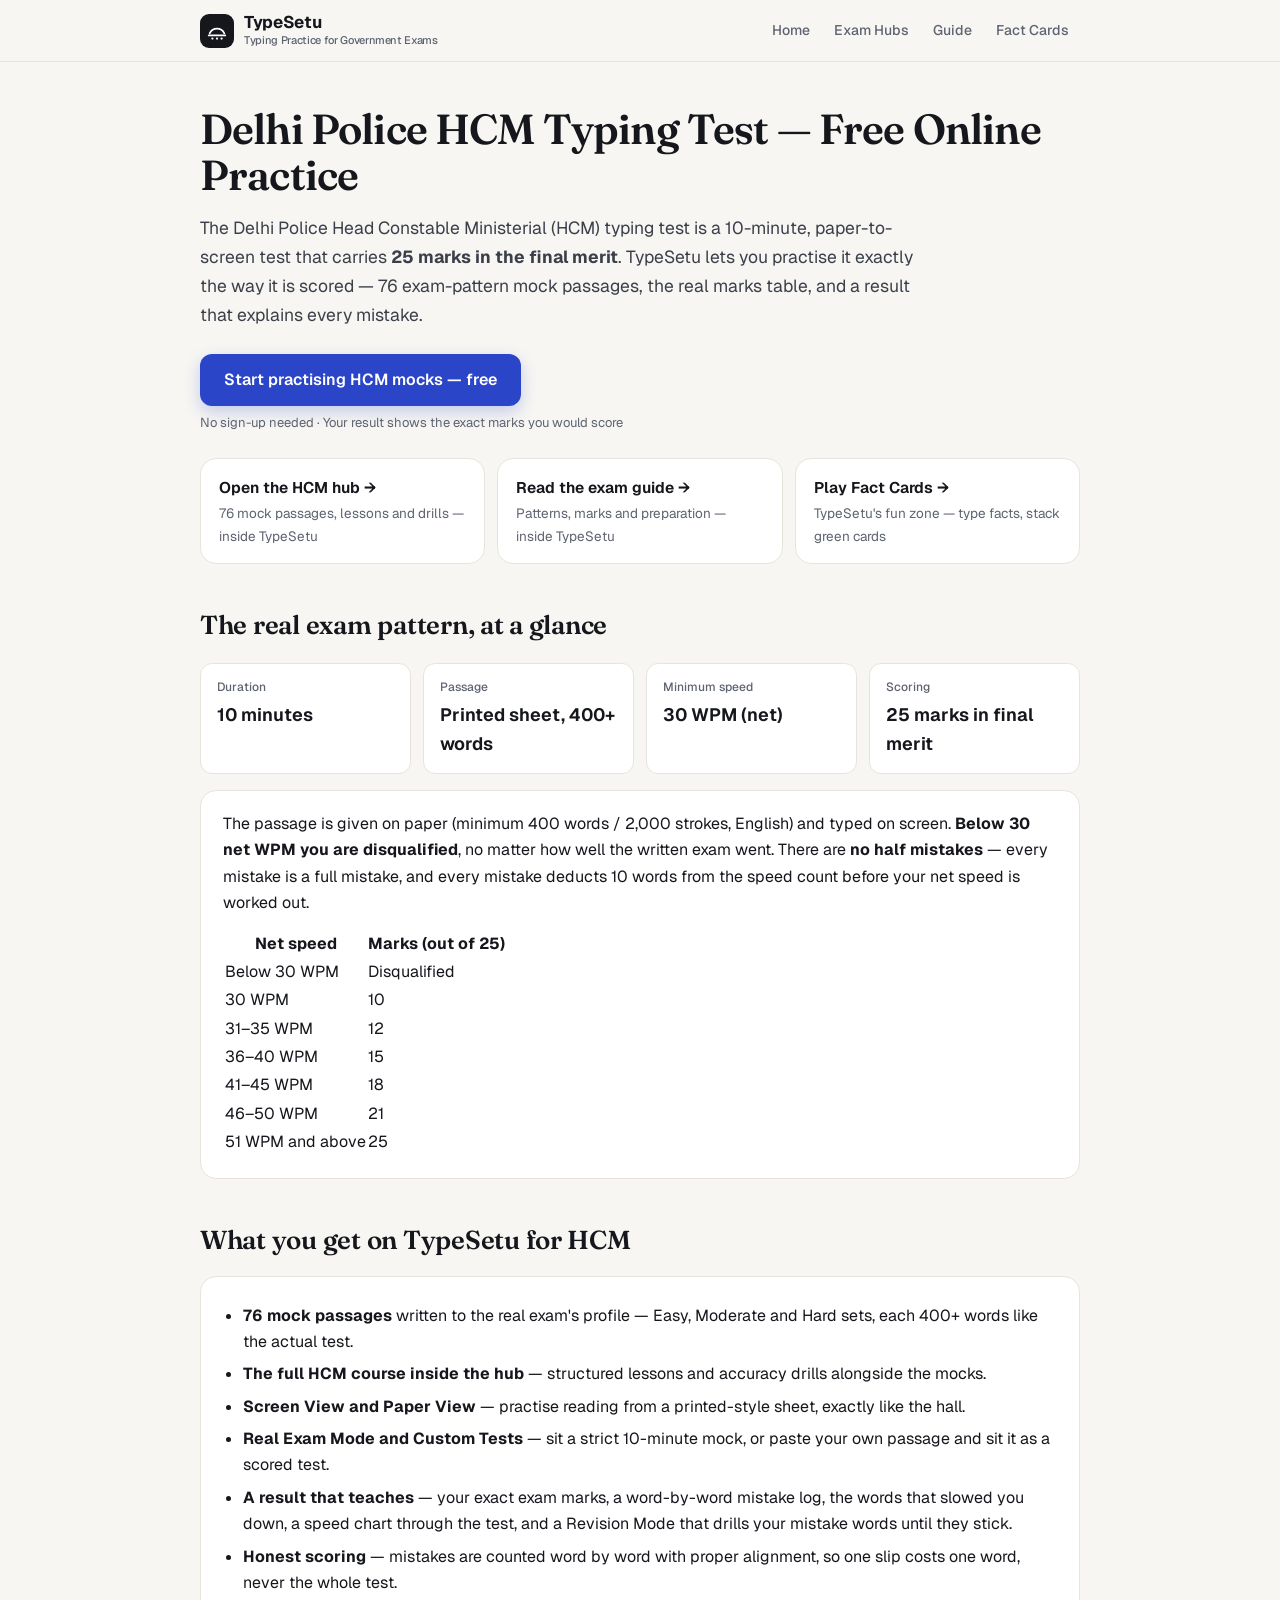
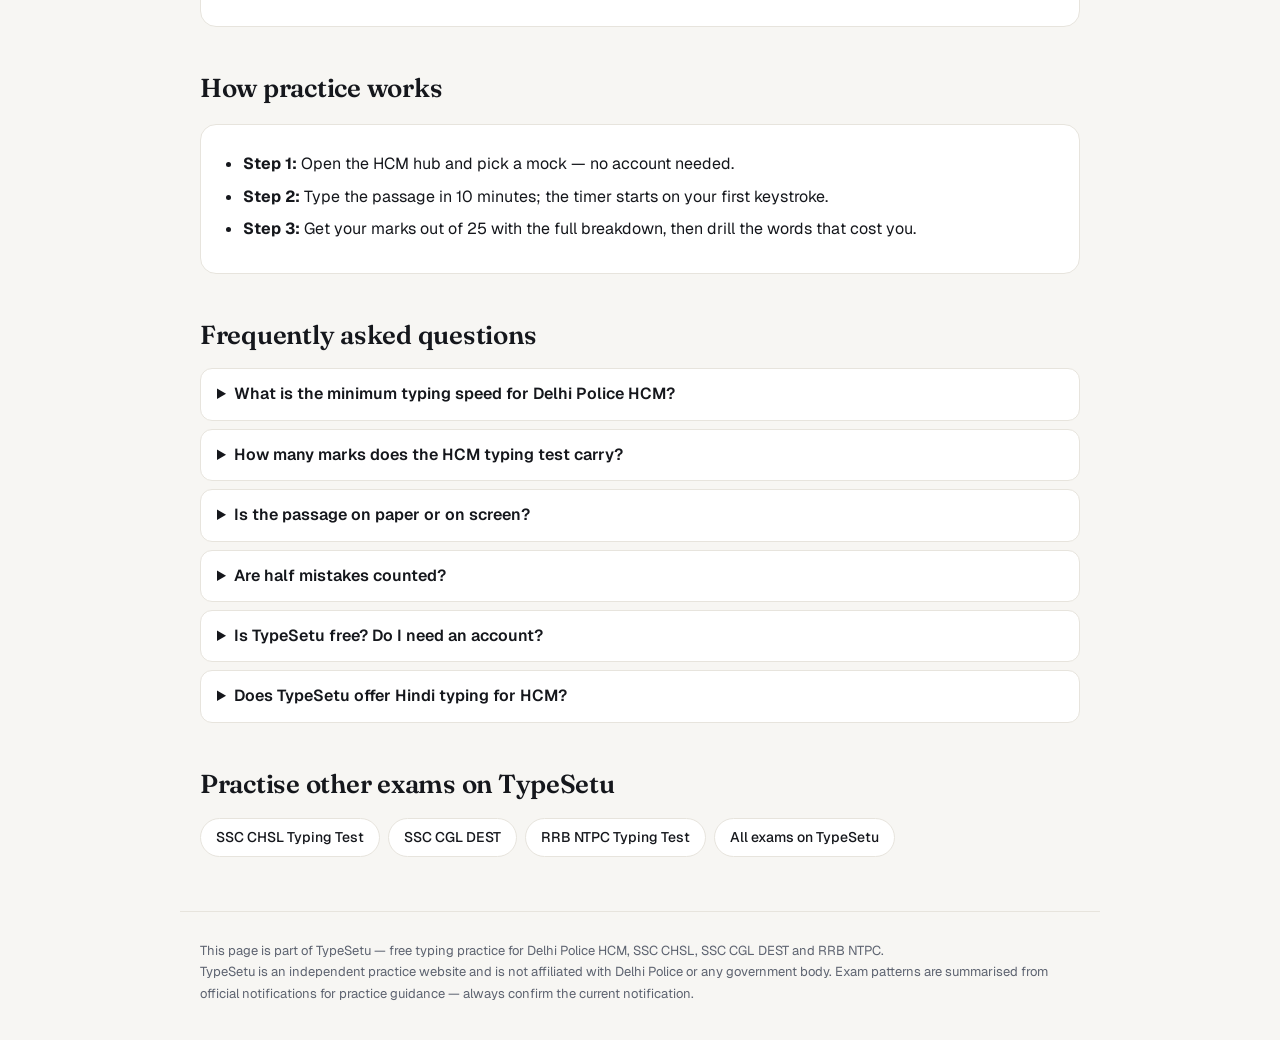
<file: delhi-police-hcm-typing-test/index.html>
<!DOCTYPE html>
<html lang="en">
<head>
<meta charset="UTF-8">
<meta name="viewport" content="width=device-width, initial-scale=1.0">
<title>Delhi Police HCM Typing Test Practice — Free Online Mock Tests | TypeSetu</title>
<meta name="description" content="Practise the Delhi Police Head Constable Ministerial (HCM) typing test free: 76 exam-pattern mock passages, paper & screen view, exact 25-mark scoring and deep mistake analysis. No sign-up needed.">
<link rel="canonical" href="https://sidd9380.github.io/typesetu/delhi-police-hcm-typing-test/">
<meta name="robots" content="index, follow">
<link rel="icon" href="data:image/svg+xml,%3Csvg xmlns='http://www.w3.org/2000/svg' viewBox='0 0 24 24'%3E%3Crect width='24' height='24' rx='5.5' fill='%2315171c'/%3E%3Cpath d='M4 14.5 C7.5 7.8 16.5 7.8 20 14.5' fill='none' stroke='white' stroke-width='1.9' stroke-linecap='round'/%3E%3Cpath d='M3 16.8 H21' stroke='white' stroke-width='1.9' stroke-linecap='round'/%3E%3Ccircle cx='7' cy='20.3' r='1.25' fill='white'/%3E%3Ccircle cx='12' cy='20.3' r='1.25' fill='white'/%3E%3Ccircle cx='17' cy='20.3' r='1.25' fill='white'/%3E%3C/svg%3E">
<meta property="og:type" content="website">
<meta property="og:site_name" content="TypeSetu">
<meta property="og:title" content="Delhi Police HCM Typing Test Practice — Free Online Mock Tests | TypeSetu">
<meta property="og:description" content="76 exam-pattern HCM mock passages with the exact 25-mark scoring — 30 WPM minimum, every mistake deducts 10 words from your speed. Free, no sign-up needed.">
<meta property="og:url" content="https://sidd9380.github.io/typesetu/delhi-police-hcm-typing-test/">
<meta name="twitter:card" content="summary">
<script type="application/ld+json">
{"@context":"https://schema.org","@type":"FAQPage","mainEntity":[
{"@type":"Question","name":"What is the minimum typing speed for the Delhi Police HCM typing test?","acceptedAnswer":{"@type":"Answer","text":"You need a net speed of at least 30 WPM in the 10-minute test. Below 30 net WPM you are disqualified, regardless of your written exam marks."}},
{"@type":"Question","name":"How many marks does the Delhi Police HCM typing test carry?","acceptedAnswer":{"@type":"Answer","text":"The typing test carries 25 marks in the final merit. Marks are awarded by net speed: 30 WPM = 10 marks, 31–35 = 12, 36–40 = 15, 41–45 = 18, 46–50 = 21, and 51 WPM or above = the full 25 marks."}},
{"@type":"Question","name":"Is the Delhi Police HCM passage given on paper or on screen?","acceptedAnswer":{"@type":"Answer","text":"The passage is given as a printed sheet (paper-to-screen) of at least 400 words / 2,000 strokes in English, and you type it on the computer within 10 minutes."}},
{"@type":"Question","name":"Are half mistakes counted in the Delhi Police HCM typing test?","acceptedAnswer":{"@type":"Answer","text":"No. Every mistake is a full mistake — every mistake deducts 10 words from the speed count, and there are no half mistakes in this exam."}},
{"@type":"Question","name":"Is TypeSetu free? Do I need an account to practise?","acceptedAnswer":{"@type":"Answer","text":"TypeSetu is completely free and you can practise without an account with no account. Creating a free account only adds progress sync across your devices."}}]}
</script>
<link rel="preconnect" href="https://fonts.googleapis.com">
<link rel="preconnect" href="https://fonts.gstatic.com" crossorigin>
<link href="https://fonts.googleapis.com/css2?family=Geist:wght@400;500;600;700&family=Fraunces:opsz,wght@9..144,600&display=swap" rel="stylesheet">
<style>
:root{--primary:#2b45c8;--primary-d:#2238a8;--primarySoft:#eaedfb;--ink:#15171c;--muted:#5d6370;--bg:#f7f6f3;--card:#ffffff;--surface2:#f2f1ed;--line:#e7e4dd;--lineStrong:#d7d3c9}
*{box-sizing:border-box;margin:0;padding:0}
body{font-family:"Geist",ui-sans-serif,system-ui,-apple-system,"Segoe UI",sans-serif;color:var(--ink);background:var(--bg);line-height:1.65;-webkit-font-smoothing:antialiased}
a{color:var(--primary);text-underline-offset:3px}
header{position:sticky;top:0;z-index:5;background:rgba(247,246,243,.85);-webkit-backdrop-filter:blur(12px);backdrop-filter:blur(12px);border-bottom:1px solid var(--line)}
.hwrap{max-width:920px;margin:0 auto;padding:12px 20px;display:flex;align-items:center;justify-content:space-between;gap:12px;flex-wrap:wrap}
.brand{display:flex;align-items:center;gap:10px;text-decoration:none;color:var(--ink)}
.logoTile{width:34px;height:34px;border-radius:9px;background:var(--ink);display:flex;align-items:center;justify-content:center;flex:0 0 auto}
.brandText{font-size:17px;font-weight:700;letter-spacing:-.02em;line-height:1.05;display:block}
.brandText small{display:block;font-size:11px;font-weight:500;color:var(--muted);margin-top:3px}
.nav{display:flex;gap:2px;flex-wrap:wrap}
.nav a{color:var(--muted);text-decoration:none;font-size:14px;font-weight:500;padding:7px 11px;border-radius:8px}
.nav a:hover{color:var(--ink);background:var(--surface2)}
main{max-width:920px;margin:0 auto;padding:44px 20px 10px}
h1{font-family:"Fraunces",Georgia,serif;font-size:42px;line-height:1.1;font-weight:600;letter-spacing:-.02em;margin-bottom:16px}
h2{font-family:"Fraunces",Georgia,serif;font-size:26px;font-weight:600;letter-spacing:-.01em;margin:40px 0 12px}
p{margin-bottom:12px}
.lead{font-size:17.5px;color:#3a3f4a;max-width:720px}
.cta{display:inline-block;background:var(--primary);color:#fff;text-decoration:none;font-weight:600;font-size:16px;padding:13px 24px;border-radius:12px;margin:12px 0 6px;box-shadow:0 6px 16px rgba(43,69,200,.24)}
.cta:hover{background:var(--primary-d)}
.freenote{font-size:13px;color:var(--muted)}
.shortcuts{display:grid;grid-template-columns:repeat(auto-fit,minmax(200px,1fr));gap:12px;margin:24px 0 4px}
.shortcut{background:var(--card);border:1px solid var(--line);border-radius:16px;padding:16px 18px;text-decoration:none;color:var(--ink);display:block;transition:border-color .15s,box-shadow .2s}
.shortcut:hover{border-color:var(--lineStrong);box-shadow:0 1px 2px rgba(20,22,28,.04),0 2px 8px rgba(20,22,28,.05)}
.shortcut .t{font-weight:650;font-size:15.5px;color:var(--ink)}
.shortcut .d{font-size:13.5px;color:var(--muted);margin-top:2px}
.grid{display:grid;grid-template-columns:repeat(auto-fit,minmax(190px,1fr));gap:12px;margin:16px 0}
.tile{background:var(--card);border:1px solid var(--line);border-radius:12px;padding:14px 16px}
.tile .k{font-size:12px;font-weight:500;color:var(--muted)}
.tile .v{font-size:18px;font-weight:650;margin-top:2px}
.card{background:var(--card);border:1px solid var(--line);border-radius:16px;padding:20px 22px;margin:14px 0}
ul{margin:6px 0 10px 20px}
li{margin-bottom:6px}
details{border:1px solid var(--line);border-radius:12px;background:var(--card);padding:12px 16px;margin-bottom:8px}
details[open]{background:var(--surface2)}
summary{font-weight:600;cursor:pointer}
details p{margin:8px 0 2px}
.others{display:flex;gap:8px;flex-wrap:wrap;margin:10px 0 4px}
.others a{background:var(--card);border:1px solid var(--line);border-radius:999px;padding:7px 15px;text-decoration:none;font-weight:500;font-size:14px;color:var(--ink)}
.others a:hover{border-color:var(--lineStrong);background:var(--surface2)}
footer{max-width:920px;margin:0 auto;padding:28px 20px 36px;color:var(--muted);font-size:13px;border-top:1px solid var(--line);margin-top:40px}
@media(max-width:600px){h1{font-size:32px}main{padding-top:28px}}
</style>
</head>
<body>
<header><div class="hwrap">
<a class="brand" href="https://sidd9380.github.io/typesetu/"><span class="logoTile" aria-hidden="true"><svg width="22" height="22" viewBox="0 0 24 24" fill="none" aria-hidden="true"><path d="M4 14.5 C7.5 7.8 16.5 7.8 20 14.5" stroke="#fff" stroke-width="1.9" stroke-linecap="round"/><path d="M3 16.8 H21" stroke="#fff" stroke-width="1.9" stroke-linecap="round"/><circle cx="7" cy="20.3" r="1.25" fill="#fff"/><circle cx="12" cy="20.3" r="1.25" fill="#fff"/><circle cx="17" cy="20.3" r="1.25" fill="#fff"/></svg></span><span class="brandText">TypeSetu<small>Typing Practice for Government Exams</small></span></a>
<nav class="nav"><a href="https://sidd9380.github.io/typesetu/">Home</a><a href="https://sidd9380.github.io/typesetu/#/hubs">Exam Hubs</a><a href="https://sidd9380.github.io/typesetu/#/guide">Guide</a><a href="https://sidd9380.github.io/typesetu/#/factcards">Fact Cards</a></nav>
</div></header>
<main>
<h1>Delhi Police HCM Typing Test — Free Online Practice</h1>
<p class="lead">The Delhi Police Head Constable Ministerial (HCM) typing test is a 10-minute, paper-to-screen test that carries <strong>25 marks in the final merit</strong>. TypeSetu lets you practise it exactly the way it is scored — 76 exam-pattern mock passages, the real marks table, and a result that explains every mistake.</p>
<a class="cta" href="https://sidd9380.github.io/typesetu/#/hubs">Start practising HCM mocks — free</a>
<div class="freenote">No sign-up needed · Your result shows the exact marks you would score</div>

<div class="shortcuts">
<a class="shortcut" href="https://sidd9380.github.io/typesetu/#/hubs"><div class="t">Open the HCM hub →</div><div class="d">76 mock passages, lessons and drills — inside TypeSetu</div></a>
<a class="shortcut" href="https://sidd9380.github.io/typesetu/#/guide"><div class="t">Read the exam guide →</div><div class="d">Patterns, marks and preparation — inside TypeSetu</div></a>
<a class="shortcut" href="https://sidd9380.github.io/typesetu/#/factcards"><div class="t">Play Fact Cards →</div><div class="d">TypeSetu's fun zone — type facts, stack green cards</div></a>
</div>

<h2>The real exam pattern, at a glance</h2>
<div class="grid">
<div class="tile"><div class="k">Duration</div><div class="v">10 minutes</div></div>
<div class="tile"><div class="k">Passage</div><div class="v">Printed sheet, 400+ words</div></div>
<div class="tile"><div class="k">Minimum speed</div><div class="v">30 WPM (net)</div></div>
<div class="tile"><div class="k">Scoring</div><div class="v">25 marks in final merit</div></div>
</div>
<div class="card">
<p>The passage is given on paper (minimum 400 words / 2,000 strokes, English) and typed on screen. <strong>Below 30 net WPM you are disqualified</strong>, no matter how well the written exam went. There are <strong>no half mistakes</strong> — every mistake is a full mistake, and every mistake deducts 10 words from the speed count before your net speed is worked out.</p>
<table>
<tr><th>Net speed</th><th>Marks (out of 25)</th></tr>
<tr><td>Below 30 WPM</td><td>Disqualified</td></tr>
<tr><td>30 WPM</td><td>10</td></tr>
<tr><td>31–35 WPM</td><td>12</td></tr>
<tr><td>36–40 WPM</td><td>15</td></tr>
<tr><td>41–45 WPM</td><td>18</td></tr>
<tr><td>46–50 WPM</td><td>21</td></tr>
<tr><td>51 WPM and above</td><td>25</td></tr>
</table>
</div>

<h2>What you get on TypeSetu for HCM</h2>
<div class="card">
<ul>
<li><strong>76 mock passages</strong> written to the real exam's profile — Easy, Moderate and Hard sets, each 400+ words like the actual test.</li>
<li><strong>The full HCM course inside the hub</strong> — structured lessons and accuracy drills alongside the mocks.</li>
<li><strong>Screen View and Paper View</strong> — practise reading from a printed-style sheet, exactly like the hall.</li>
<li><strong>Real Exam Mode and Custom Tests</strong> — sit a strict 10-minute mock, or paste your own passage and sit it as a scored test.</li>
<li><strong>A result that teaches</strong> — your exact exam marks, a word-by-word mistake log, the words that slowed you down, a speed chart through the test, and a Revision Mode that drills your mistake words until they stick.</li>
<li><strong>Honest scoring</strong> — mistakes are counted word by word with proper alignment, so one slip costs one word, never the whole test.</li>
</ul>
</div>

<h2>How practice works</h2>
<div class="card">
<ul>
<li><strong>Step 1:</strong> Open the HCM hub and pick a mock — no account needed.</li>
<li><strong>Step 2:</strong> Type the passage in 10 minutes; the timer starts on your first keystroke.</li>
<li><strong>Step 3:</strong> Get your marks out of 25 with the full breakdown, then drill the words that cost you.</li>
</ul>
</div>

<h2>Frequently asked questions</h2>
<details><summary>What is the minimum typing speed for Delhi Police HCM?</summary><p>30 WPM net in the 10-minute test. Below that, you are disqualified regardless of written marks.</p></details>
<details><summary>How many marks does the HCM typing test carry?</summary><p>25 marks in the final merit, awarded by net-speed bands — from 10 marks at 30 WPM up to the full 25 marks at 51 WPM and above.</p></details>
<details><summary>Is the passage on paper or on screen?</summary><p>On paper — a printed sheet of at least 400 words / 2,000 strokes. TypeSetu's Paper View practises exactly this format.</p></details>
<details><summary>Are half mistakes counted?</summary><p>No. Every mistake is a full mistake; every mistake deducts 10 words from the speed count.</p></details>
<details><summary>Is TypeSetu free? Do I need an account?</summary><p>Completely free, and you can practise without an account. A free account only syncs your progress across devices.</p></details>
<details><summary>Does TypeSetu offer Hindi typing for HCM?</summary><p>TypeSetu currently offers English typing practice only.</p></details>

<h2>Practise other exams on TypeSetu</h2>
<div class="others">
<a href="https://sidd9380.github.io/typesetu/ssc-chsl-typing-test/">SSC CHSL Typing Test</a>
<a href="https://sidd9380.github.io/typesetu/ssc-cgl-typing-test/">SSC CGL DEST</a>
<a href="https://sidd9380.github.io/typesetu/rrb-ntpc-typing-test/">RRB NTPC Typing Test</a>
<a href="https://sidd9380.github.io/typesetu/">All exams on TypeSetu</a>
</div>
</main>
<footer>This page is part of TypeSetu — free typing practice for Delhi Police HCM, SSC CHSL, SSC CGL DEST and RRB NTPC.<br>TypeSetu is an independent practice website and is not affiliated with Delhi Police or any government body. Exam patterns are summarised from official notifications for practice guidance — always confirm the current notification.</footer>
</body>
</html>
</file>
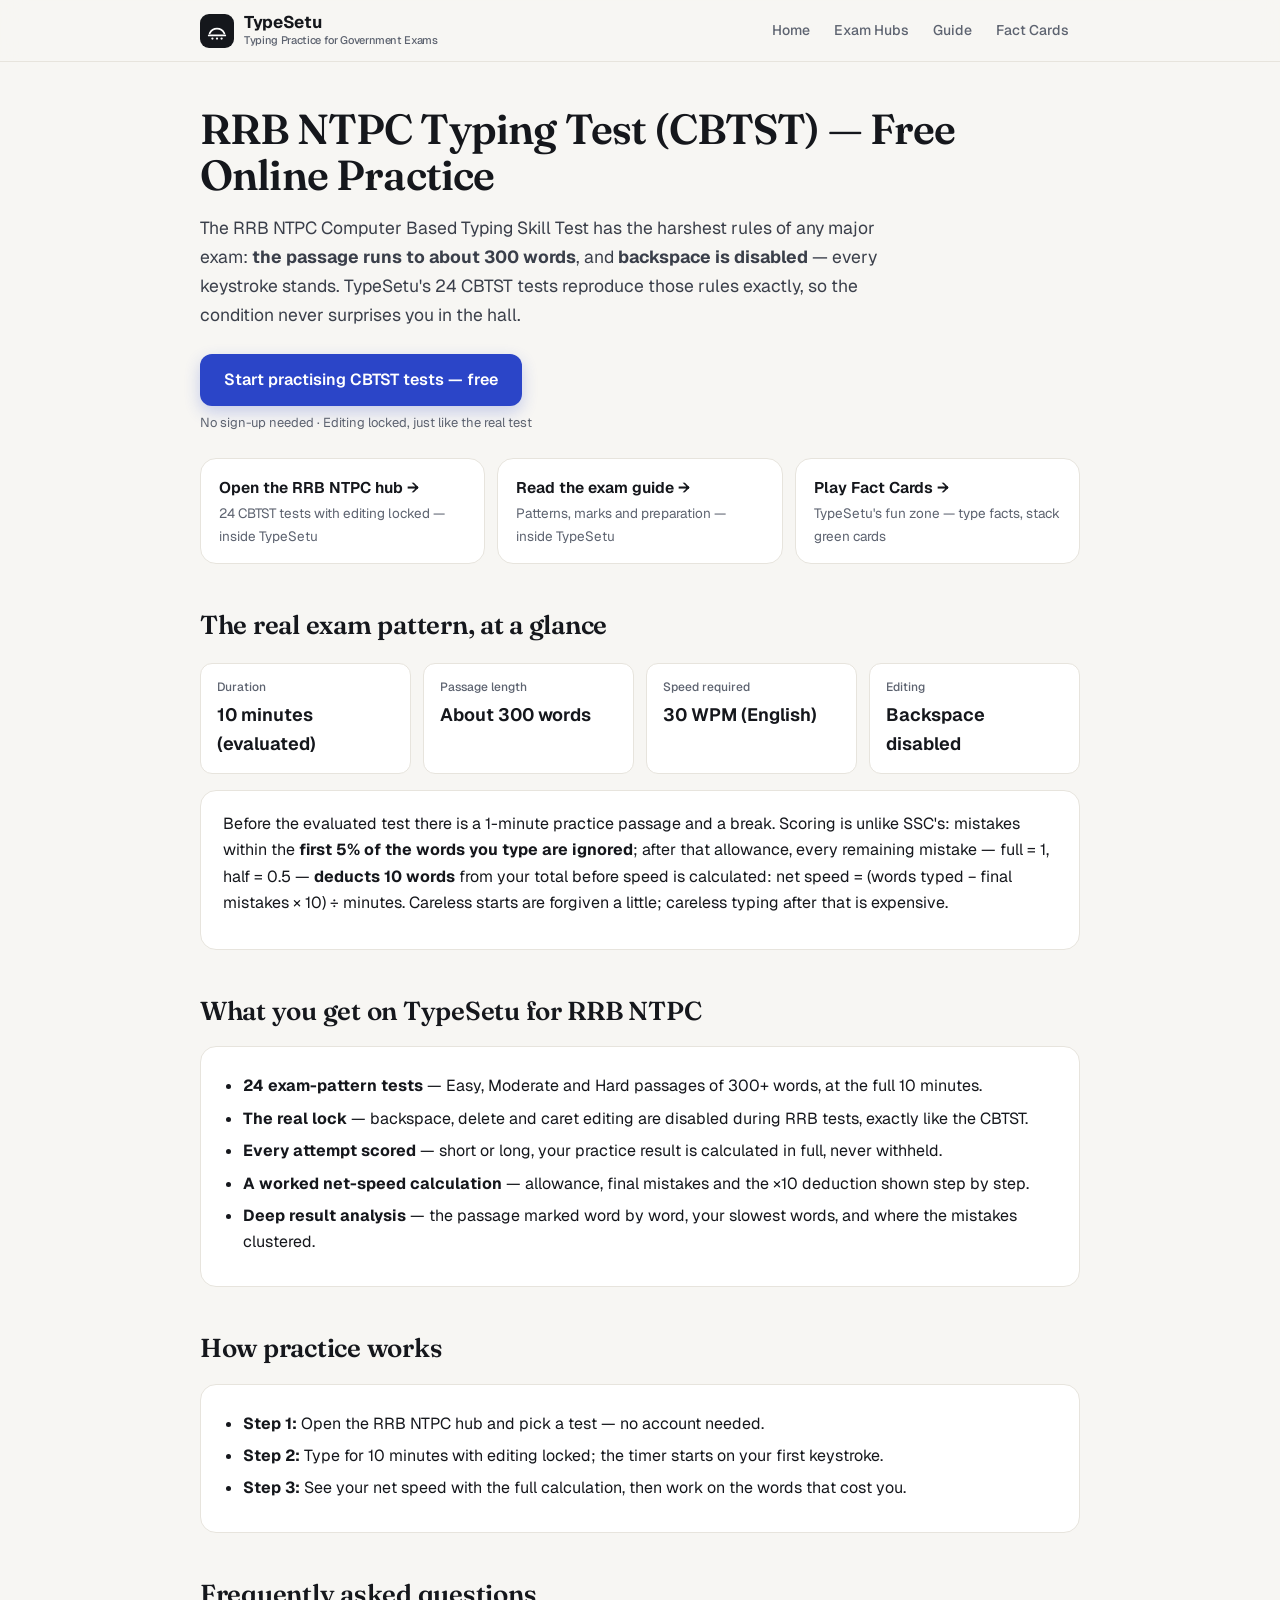
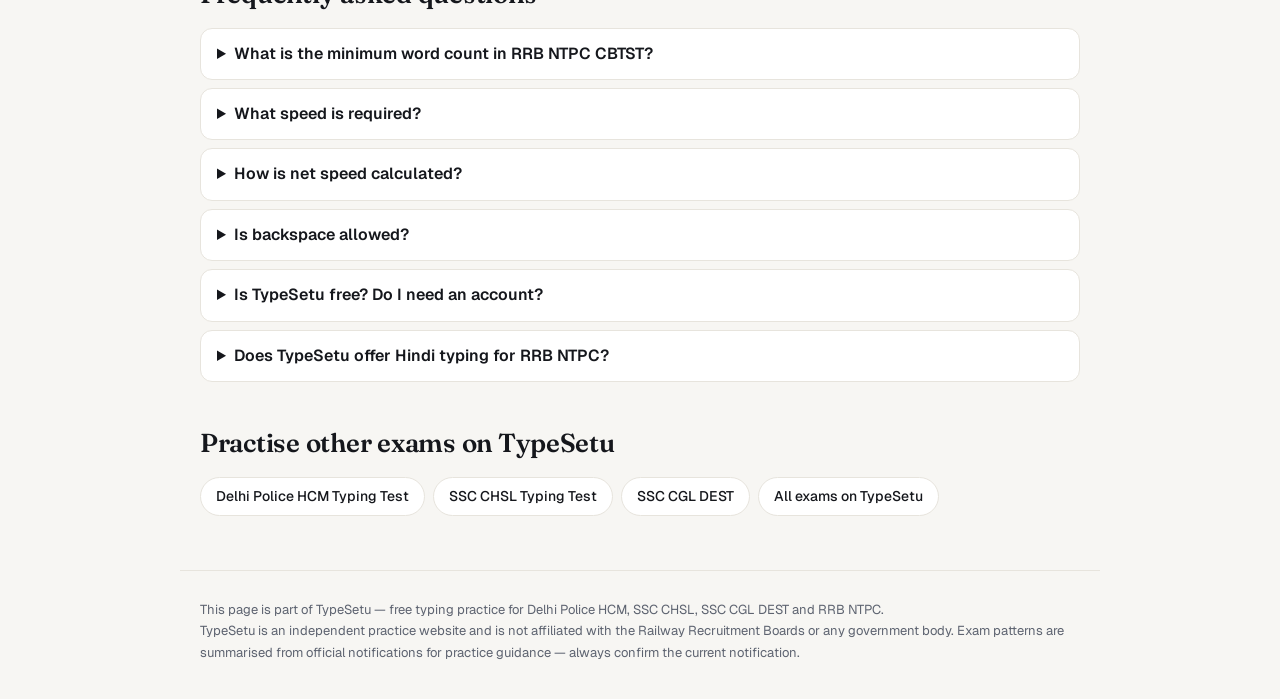
<file: rrb-ntpc-typing-test/index.html>
<!DOCTYPE html>
<html lang="en">
<head>
<meta charset="UTF-8">
<meta name="viewport" content="width=device-width, initial-scale=1.0">
<title>RRB NTPC Typing Test (CBTST) Practice — Free Online Mocks | TypeSetu</title>
<meta name="description" content="Free RRB NTPC CBTST typing practice with the real rules: the prescribed passage runs to about 300 words, 30 WPM, first 5% of words mistake-free, editing locked — 24 exam-pattern tests with worked net-speed results.">
<link rel="canonical" href="https://sidd9380.github.io/typesetu/rrb-ntpc-typing-test/">
<meta name="robots" content="index, follow">
<link rel="icon" href="data:image/svg+xml,%3Csvg xmlns='http://www.w3.org/2000/svg' viewBox='0 0 24 24'%3E%3Crect width='24' height='24' rx='5.5' fill='%2315171c'/%3E%3Cpath d='M4 14.5 C7.5 7.8 16.5 7.8 20 14.5' fill='none' stroke='white' stroke-width='1.9' stroke-linecap='round'/%3E%3Cpath d='M3 16.8 H21' stroke='white' stroke-width='1.9' stroke-linecap='round'/%3E%3Ccircle cx='7' cy='20.3' r='1.25' fill='white'/%3E%3Ccircle cx='12' cy='20.3' r='1.25' fill='white'/%3E%3Ccircle cx='17' cy='20.3' r='1.25' fill='white'/%3E%3C/svg%3E">
<meta property="og:type" content="website">
<meta property="og:site_name" content="TypeSetu">
<meta property="og:title" content="RRB NTPC Typing Test (CBTST) Practice — Free Online Mocks | TypeSetu">
<meta property="og:description" content="Practise the RRB NTPC typing skill test under its real rules — backspace locked, a passage of about 300 words, 5% allowance, net-speed calculation shown step by step. Free, no sign-up needed.">
<meta property="og:url" content="https://sidd9380.github.io/typesetu/rrb-ntpc-typing-test/">
<meta name="twitter:card" content="summary">
<script type="application/ld+json">
{"@context":"https://schema.org","@type":"FAQPage","mainEntity":[
{"@type":"Question","name":"What is the minimum word count in the RRB NTPC typing test?","acceptedAnswer":{"@type":"Answer","text":"The prescribed CBTST passage runs to about 300 words in the 10-minute test. On TypeSetu every attempt is scored — there is no minimum-word cut-off in practice."}},
{"@type":"Question","name":"What speed is required in the RRB NTPC CBTST?","acceptedAnswer":{"@type":"Answer","text":"The required speed is 30 words per minute in English (25 WPM in Hindi), calculated as net speed after mistake deductions."}},
{"@type":"Question","name":"How is net speed calculated in the RRB NTPC typing test?","acceptedAnswer":{"@type":"Answer","text":"Mistakes in the first 5% of the words typed are ignored. Every remaining mistake (a full mistake counts 1, a half mistake counts 0.5) deducts 10 words: net speed = (words typed − final mistakes × 10) ÷ minutes."}},
{"@type":"Question","name":"Is backspace allowed in the RRB NTPC typing test?","acceptedAnswer":{"@type":"Answer","text":"No. Editing tools, including backspace, are disabled in the CBTST — what you type stands. TypeSetu's RRB NTPC tests lock editing in exactly the same way so you practise under the real condition."}},
{"@type":"Question","name":"Is TypeSetu free? Do I need an account to practise?","acceptedAnswer":{"@type":"Answer","text":"TypeSetu is completely free and you can practise without an account with no account. Creating a free account only adds progress sync across your devices."}}]}
</script>
<link rel="preconnect" href="https://fonts.googleapis.com">
<link rel="preconnect" href="https://fonts.gstatic.com" crossorigin>
<link href="https://fonts.googleapis.com/css2?family=Geist:wght@400;500;600;700&family=Fraunces:opsz,wght@9..144,600&display=swap" rel="stylesheet">
<style>
:root{--primary:#2b45c8;--primary-d:#2238a8;--primarySoft:#eaedfb;--ink:#15171c;--muted:#5d6370;--bg:#f7f6f3;--card:#ffffff;--surface2:#f2f1ed;--line:#e7e4dd;--lineStrong:#d7d3c9}
*{box-sizing:border-box;margin:0;padding:0}
body{font-family:"Geist",ui-sans-serif,system-ui,-apple-system,"Segoe UI",sans-serif;color:var(--ink);background:var(--bg);line-height:1.65;-webkit-font-smoothing:antialiased}
a{color:var(--primary);text-underline-offset:3px}
header{position:sticky;top:0;z-index:5;background:rgba(247,246,243,.85);-webkit-backdrop-filter:blur(12px);backdrop-filter:blur(12px);border-bottom:1px solid var(--line)}
.hwrap{max-width:920px;margin:0 auto;padding:12px 20px;display:flex;align-items:center;justify-content:space-between;gap:12px;flex-wrap:wrap}
.brand{display:flex;align-items:center;gap:10px;text-decoration:none;color:var(--ink)}
.logoTile{width:34px;height:34px;border-radius:9px;background:var(--ink);display:flex;align-items:center;justify-content:center;flex:0 0 auto}
.brandText{font-size:17px;font-weight:700;letter-spacing:-.02em;line-height:1.05;display:block}
.brandText small{display:block;font-size:11px;font-weight:500;color:var(--muted);margin-top:3px}
.nav{display:flex;gap:2px;flex-wrap:wrap}
.nav a{color:var(--muted);text-decoration:none;font-size:14px;font-weight:500;padding:7px 11px;border-radius:8px}
.nav a:hover{color:var(--ink);background:var(--surface2)}
main{max-width:920px;margin:0 auto;padding:44px 20px 10px}
h1{font-family:"Fraunces",Georgia,serif;font-size:42px;line-height:1.1;font-weight:600;letter-spacing:-.02em;margin-bottom:16px}
h2{font-family:"Fraunces",Georgia,serif;font-size:26px;font-weight:600;letter-spacing:-.01em;margin:40px 0 12px}
p{margin-bottom:12px}
.lead{font-size:17.5px;color:#3a3f4a;max-width:720px}
.cta{display:inline-block;background:var(--primary);color:#fff;text-decoration:none;font-weight:600;font-size:16px;padding:13px 24px;border-radius:12px;margin:12px 0 6px;box-shadow:0 6px 16px rgba(43,69,200,.24)}
.cta:hover{background:var(--primary-d)}
.freenote{font-size:13px;color:var(--muted)}
.shortcuts{display:grid;grid-template-columns:repeat(auto-fit,minmax(200px,1fr));gap:12px;margin:24px 0 4px}
.shortcut{background:var(--card);border:1px solid var(--line);border-radius:16px;padding:16px 18px;text-decoration:none;color:var(--ink);display:block;transition:border-color .15s,box-shadow .2s}
.shortcut:hover{border-color:var(--lineStrong);box-shadow:0 1px 2px rgba(20,22,28,.04),0 2px 8px rgba(20,22,28,.05)}
.shortcut .t{font-weight:650;font-size:15.5px;color:var(--ink)}
.shortcut .d{font-size:13.5px;color:var(--muted);margin-top:2px}
.grid{display:grid;grid-template-columns:repeat(auto-fit,minmax(190px,1fr));gap:12px;margin:16px 0}
.tile{background:var(--card);border:1px solid var(--line);border-radius:12px;padding:14px 16px}
.tile .k{font-size:12px;font-weight:500;color:var(--muted)}
.tile .v{font-size:18px;font-weight:650;margin-top:2px}
.card{background:var(--card);border:1px solid var(--line);border-radius:16px;padding:20px 22px;margin:14px 0}
ul{margin:6px 0 10px 20px}
li{margin-bottom:6px}
details{border:1px solid var(--line);border-radius:12px;background:var(--card);padding:12px 16px;margin-bottom:8px}
details[open]{background:var(--surface2)}
summary{font-weight:600;cursor:pointer}
details p{margin:8px 0 2px}
.others{display:flex;gap:8px;flex-wrap:wrap;margin:10px 0 4px}
.others a{background:var(--card);border:1px solid var(--line);border-radius:999px;padding:7px 15px;text-decoration:none;font-weight:500;font-size:14px;color:var(--ink)}
.others a:hover{border-color:var(--lineStrong);background:var(--surface2)}
footer{max-width:920px;margin:0 auto;padding:28px 20px 36px;color:var(--muted);font-size:13px;border-top:1px solid var(--line);margin-top:40px}
@media(max-width:600px){h1{font-size:32px}main{padding-top:28px}}
</style>
</head>
<body>
<header><div class="hwrap">
<a class="brand" href="https://sidd9380.github.io/typesetu/"><span class="logoTile" aria-hidden="true"><svg width="22" height="22" viewBox="0 0 24 24" fill="none" aria-hidden="true"><path d="M4 14.5 C7.5 7.8 16.5 7.8 20 14.5" stroke="#fff" stroke-width="1.9" stroke-linecap="round"/><path d="M3 16.8 H21" stroke="#fff" stroke-width="1.9" stroke-linecap="round"/><circle cx="7" cy="20.3" r="1.25" fill="#fff"/><circle cx="12" cy="20.3" r="1.25" fill="#fff"/><circle cx="17" cy="20.3" r="1.25" fill="#fff"/></svg></span><span class="brandText">TypeSetu<small>Typing Practice for Government Exams</small></span></a>
<nav class="nav"><a href="https://sidd9380.github.io/typesetu/">Home</a><a href="https://sidd9380.github.io/typesetu/#/hubs">Exam Hubs</a><a href="https://sidd9380.github.io/typesetu/#/guide">Guide</a><a href="https://sidd9380.github.io/typesetu/#/factcards">Fact Cards</a></nav>
</div></header>
<main>
<h1>RRB NTPC Typing Test (CBTST) — Free Online Practice</h1>
<p class="lead">The RRB NTPC Computer Based Typing Skill Test has the harshest rules of any major exam: <strong>the passage runs to about 300 words</strong>, and <strong>backspace is disabled</strong> — every keystroke stands. TypeSetu's 24 CBTST tests reproduce those rules exactly, so the condition never surprises you in the hall.</p>
<a class="cta" href="https://sidd9380.github.io/typesetu/#/hubs">Start practising CBTST tests — free</a>
<div class="freenote">No sign-up needed · Editing locked, just like the real test</div>

<div class="shortcuts">
<a class="shortcut" href="https://sidd9380.github.io/typesetu/#/hubs"><div class="t">Open the RRB NTPC hub →</div><div class="d">24 CBTST tests with editing locked — inside TypeSetu</div></a>
<a class="shortcut" href="https://sidd9380.github.io/typesetu/#/guide"><div class="t">Read the exam guide →</div><div class="d">Patterns, marks and preparation — inside TypeSetu</div></a>
<a class="shortcut" href="https://sidd9380.github.io/typesetu/#/factcards"><div class="t">Play Fact Cards →</div><div class="d">TypeSetu's fun zone — type facts, stack green cards</div></a>
</div>

<h2>The real exam pattern, at a glance</h2>
<div class="grid">
<div class="tile"><div class="k">Duration</div><div class="v">10 minutes (evaluated)</div></div>
<div class="tile"><div class="k">Passage length</div><div class="v">About 300 words</div></div>
<div class="tile"><div class="k">Speed required</div><div class="v">30 WPM (English)</div></div>
<div class="tile"><div class="k">Editing</div><div class="v">Backspace disabled</div></div>
</div>
<div class="card">
<p>Before the evaluated test there is a 1-minute practice passage and a break. Scoring is unlike SSC's: mistakes within the <strong>first 5% of the words you type are ignored</strong>; after that allowance, every remaining mistake — full = 1, half = 0.5 — <strong>deducts 10 words</strong> from your total before speed is calculated: net speed = (words typed − final mistakes × 10) ÷ minutes. Careless starts are forgiven a little; careless typing after that is expensive.</p>
</div>

<h2>What you get on TypeSetu for RRB NTPC</h2>
<div class="card">
<ul>
<li><strong>24 exam-pattern tests</strong> — Easy, Moderate and Hard passages of 300+ words, at the full 10 minutes.</li>
<li><strong>The real lock</strong> — backspace, delete and caret editing are disabled during RRB tests, exactly like the CBTST.</li>
<li><strong>Every attempt scored</strong> — short or long, your practice result is calculated in full, never withheld.</li>
<li><strong>A worked net-speed calculation</strong> — allowance, final mistakes and the ×10 deduction shown step by step.</li>
<li><strong>Deep result analysis</strong> — the passage marked word by word, your slowest words, and where the mistakes clustered.</li>
</ul>
</div>

<h2>How practice works</h2>
<div class="card">
<ul>
<li><strong>Step 1:</strong> Open the RRB NTPC hub and pick a test — no account needed.</li>
<li><strong>Step 2:</strong> Type for 10 minutes with editing locked; the timer starts on your first keystroke.</li>
<li><strong>Step 3:</strong> See your net speed with the full calculation, then work on the words that cost you.</li>
</ul>
</div>

<h2>Frequently asked questions</h2>
<details><summary>What is the minimum word count in RRB NTPC CBTST?</summary><p>The prescribed passage is about 300 words in 10 minutes. On TypeSetu, every practice attempt is scored in full.</p></details>
<details><summary>What speed is required?</summary><p>30 WPM net in English, after mistake deductions.</p></details>
<details><summary>How is net speed calculated?</summary><p>Mistakes in the first 5% of words typed are ignored. Each remaining mistake (full = 1, half = 0.5) deducts 10 words: (words − mistakes × 10) ÷ minutes.</p></details>
<details><summary>Is backspace allowed?</summary><p>No — editing is disabled in the real CBTST, and TypeSetu's RRB tests lock it the same way.</p></details>
<details><summary>Is TypeSetu free? Do I need an account?</summary><p>Completely free, and you can practise without an account. A free account only syncs your progress across devices.</p></details>
<details><summary>Does TypeSetu offer Hindi typing for RRB NTPC?</summary><p>TypeSetu currently offers English typing practice only.</p></details>

<h2>Practise other exams on TypeSetu</h2>
<div class="others">
<a href="https://sidd9380.github.io/typesetu/delhi-police-hcm-typing-test/">Delhi Police HCM Typing Test</a>
<a href="https://sidd9380.github.io/typesetu/ssc-chsl-typing-test/">SSC CHSL Typing Test</a>
<a href="https://sidd9380.github.io/typesetu/ssc-cgl-typing-test/">SSC CGL DEST</a>
<a href="https://sidd9380.github.io/typesetu/">All exams on TypeSetu</a>
</div>
</main>
<footer>This page is part of TypeSetu — free typing practice for Delhi Police HCM, SSC CHSL, SSC CGL DEST and RRB NTPC.<br>TypeSetu is an independent practice website and is not affiliated with the Railway Recruitment Boards or any government body. Exam patterns are summarised from official notifications for practice guidance — always confirm the current notification.</footer>
</body>
</html>
</file>
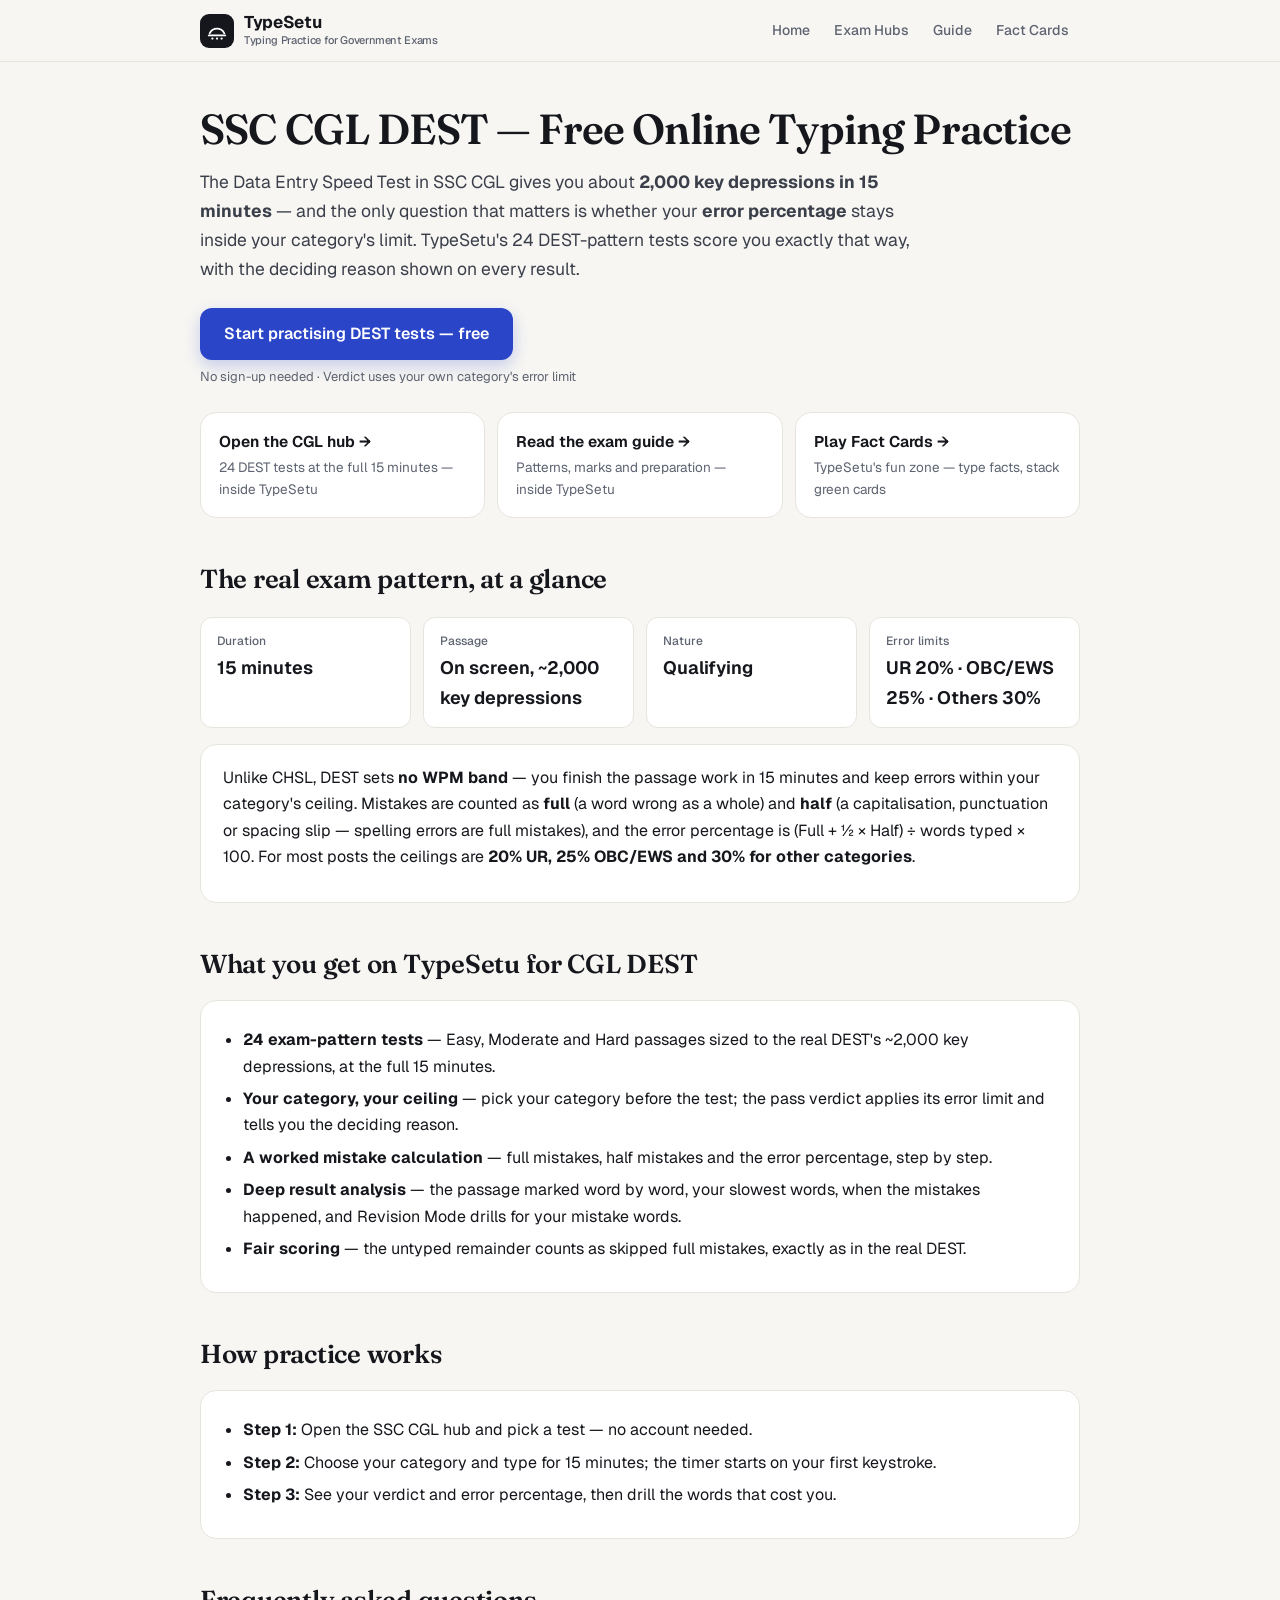
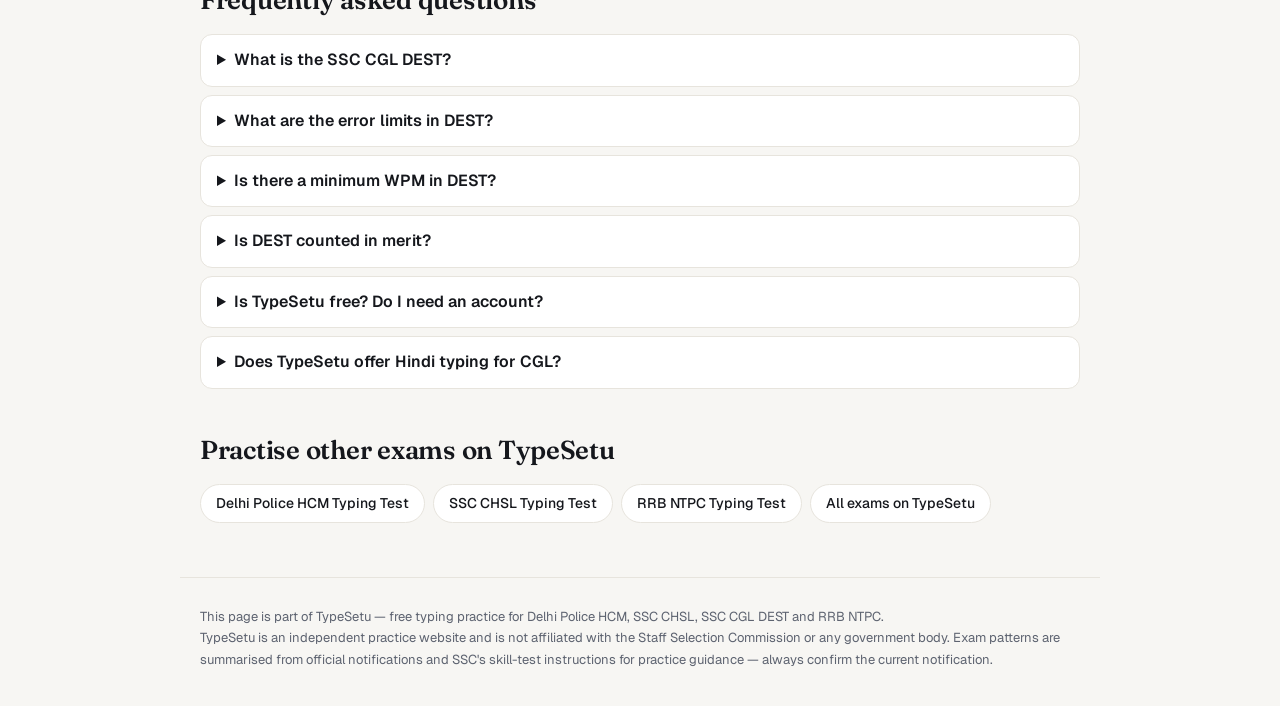
<file: ssc-cgl-typing-test/index.html>
<!DOCTYPE html>
<html lang="en">
<head>
<meta charset="UTF-8">
<meta name="viewport" content="width=device-width, initial-scale=1.0">
<title>SSC CGL DEST Typing Test Practice — Free Online Mock Tests | TypeSetu</title>
<meta name="description" content="Practise the SSC CGL Data Entry Speed Test (DEST) free: 24 passages of about 2,000 key depressions in 15 minutes, category-wise error limits (UR 20%, OBC/EWS 25%, others 30%) and a clear pass verdict.">
<link rel="canonical" href="https://sidd9380.github.io/typesetu/ssc-cgl-typing-test/">
<meta name="robots" content="index, follow">
<link rel="icon" href="data:image/svg+xml,%3Csvg xmlns='http://www.w3.org/2000/svg' viewBox='0 0 24 24'%3E%3Crect width='24' height='24' rx='5.5' fill='%2315171c'/%3E%3Cpath d='M4 14.5 C7.5 7.8 16.5 7.8 20 14.5' fill='none' stroke='white' stroke-width='1.9' stroke-linecap='round'/%3E%3Cpath d='M3 16.8 H21' stroke='white' stroke-width='1.9' stroke-linecap='round'/%3E%3Ccircle cx='7' cy='20.3' r='1.25' fill='white'/%3E%3Ccircle cx='12' cy='20.3' r='1.25' fill='white'/%3E%3Ccircle cx='17' cy='20.3' r='1.25' fill='white'/%3E%3C/svg%3E">
<meta property="og:type" content="website">
<meta property="og:site_name" content="TypeSetu">
<meta property="og:title" content="SSC CGL DEST Typing Test Practice — Free Online Mock Tests | TypeSetu">
<meta property="og:description" content="24 DEST-pattern passages — ~2,000 key depressions in 15 minutes — scored with full and half mistakes against your category's error limit. Free, no sign-up needed.">
<meta property="og:url" content="https://sidd9380.github.io/typesetu/ssc-cgl-typing-test/">
<meta name="twitter:card" content="summary">
<script type="application/ld+json">
{"@context":"https://schema.org","@type":"FAQPage","mainEntity":[
{"@type":"Question","name":"What is the SSC CGL DEST?","acceptedAnswer":{"@type":"Answer","text":"DEST is the Data Entry Speed Test in SSC CGL — a qualifying skill test where you type a passage of about 2,000 key depressions within 15 minutes, on screen."}},
{"@type":"Question","name":"What are the error limits in SSC CGL DEST?","acceptedAnswer":{"@type":"Answer","text":"For most posts, the maximum permissible error percentage is 20% for UR, 25% for OBC/EWS and 30% for other categories, calculated on full mistakes plus half of the half mistakes over the words typed."}},
{"@type":"Question","name":"Is there a minimum WPM target in DEST?","acceptedAnswer":{"@type":"Answer","text":"DEST has no separate WPM band — you must complete the passage work within 15 minutes while keeping your error percentage inside your category's limit."}},
{"@type":"Question","name":"Is DEST qualifying or counted in merit?","acceptedAnswer":{"@type":"Answer","text":"DEST is qualifying in nature — you must pass it for the posts that require it, but its marks are not added to your merit score."}},
{"@type":"Question","name":"Is TypeSetu free? Do I need an account to practise?","acceptedAnswer":{"@type":"Answer","text":"TypeSetu is completely free and you can practise without an account with no account. Creating a free account only adds progress sync across your devices."}}]}
</script>
<link rel="preconnect" href="https://fonts.googleapis.com">
<link rel="preconnect" href="https://fonts.gstatic.com" crossorigin>
<link href="https://fonts.googleapis.com/css2?family=Geist:wght@400;500;600;700&family=Fraunces:opsz,wght@9..144,600&display=swap" rel="stylesheet">
<style>
:root{--primary:#2b45c8;--primary-d:#2238a8;--primarySoft:#eaedfb;--ink:#15171c;--muted:#5d6370;--bg:#f7f6f3;--card:#ffffff;--surface2:#f2f1ed;--line:#e7e4dd;--lineStrong:#d7d3c9}
*{box-sizing:border-box;margin:0;padding:0}
body{font-family:"Geist",ui-sans-serif,system-ui,-apple-system,"Segoe UI",sans-serif;color:var(--ink);background:var(--bg);line-height:1.65;-webkit-font-smoothing:antialiased}
a{color:var(--primary);text-underline-offset:3px}
header{position:sticky;top:0;z-index:5;background:rgba(247,246,243,.85);-webkit-backdrop-filter:blur(12px);backdrop-filter:blur(12px);border-bottom:1px solid var(--line)}
.hwrap{max-width:920px;margin:0 auto;padding:12px 20px;display:flex;align-items:center;justify-content:space-between;gap:12px;flex-wrap:wrap}
.brand{display:flex;align-items:center;gap:10px;text-decoration:none;color:var(--ink)}
.logoTile{width:34px;height:34px;border-radius:9px;background:var(--ink);display:flex;align-items:center;justify-content:center;flex:0 0 auto}
.brandText{font-size:17px;font-weight:700;letter-spacing:-.02em;line-height:1.05;display:block}
.brandText small{display:block;font-size:11px;font-weight:500;color:var(--muted);margin-top:3px}
.nav{display:flex;gap:2px;flex-wrap:wrap}
.nav a{color:var(--muted);text-decoration:none;font-size:14px;font-weight:500;padding:7px 11px;border-radius:8px}
.nav a:hover{color:var(--ink);background:var(--surface2)}
main{max-width:920px;margin:0 auto;padding:44px 20px 10px}
h1{font-family:"Fraunces",Georgia,serif;font-size:42px;line-height:1.1;font-weight:600;letter-spacing:-.02em;margin-bottom:16px}
h2{font-family:"Fraunces",Georgia,serif;font-size:26px;font-weight:600;letter-spacing:-.01em;margin:40px 0 12px}
p{margin-bottom:12px}
.lead{font-size:17.5px;color:#3a3f4a;max-width:720px}
.cta{display:inline-block;background:var(--primary);color:#fff;text-decoration:none;font-weight:600;font-size:16px;padding:13px 24px;border-radius:12px;margin:12px 0 6px;box-shadow:0 6px 16px rgba(43,69,200,.24)}
.cta:hover{background:var(--primary-d)}
.freenote{font-size:13px;color:var(--muted)}
.shortcuts{display:grid;grid-template-columns:repeat(auto-fit,minmax(200px,1fr));gap:12px;margin:24px 0 4px}
.shortcut{background:var(--card);border:1px solid var(--line);border-radius:16px;padding:16px 18px;text-decoration:none;color:var(--ink);display:block;transition:border-color .15s,box-shadow .2s}
.shortcut:hover{border-color:var(--lineStrong);box-shadow:0 1px 2px rgba(20,22,28,.04),0 2px 8px rgba(20,22,28,.05)}
.shortcut .t{font-weight:650;font-size:15.5px;color:var(--ink)}
.shortcut .d{font-size:13.5px;color:var(--muted);margin-top:2px}
.grid{display:grid;grid-template-columns:repeat(auto-fit,minmax(190px,1fr));gap:12px;margin:16px 0}
.tile{background:var(--card);border:1px solid var(--line);border-radius:12px;padding:14px 16px}
.tile .k{font-size:12px;font-weight:500;color:var(--muted)}
.tile .v{font-size:18px;font-weight:650;margin-top:2px}
.card{background:var(--card);border:1px solid var(--line);border-radius:16px;padding:20px 22px;margin:14px 0}
ul{margin:6px 0 10px 20px}
li{margin-bottom:6px}
details{border:1px solid var(--line);border-radius:12px;background:var(--card);padding:12px 16px;margin-bottom:8px}
details[open]{background:var(--surface2)}
summary{font-weight:600;cursor:pointer}
details p{margin:8px 0 2px}
.others{display:flex;gap:8px;flex-wrap:wrap;margin:10px 0 4px}
.others a{background:var(--card);border:1px solid var(--line);border-radius:999px;padding:7px 15px;text-decoration:none;font-weight:500;font-size:14px;color:var(--ink)}
.others a:hover{border-color:var(--lineStrong);background:var(--surface2)}
footer{max-width:920px;margin:0 auto;padding:28px 20px 36px;color:var(--muted);font-size:13px;border-top:1px solid var(--line);margin-top:40px}
@media(max-width:600px){h1{font-size:32px}main{padding-top:28px}}
</style>
</head>
<body>
<header><div class="hwrap">
<a class="brand" href="https://sidd9380.github.io/typesetu/"><span class="logoTile" aria-hidden="true"><svg width="22" height="22" viewBox="0 0 24 24" fill="none" aria-hidden="true"><path d="M4 14.5 C7.5 7.8 16.5 7.8 20 14.5" stroke="#fff" stroke-width="1.9" stroke-linecap="round"/><path d="M3 16.8 H21" stroke="#fff" stroke-width="1.9" stroke-linecap="round"/><circle cx="7" cy="20.3" r="1.25" fill="#fff"/><circle cx="12" cy="20.3" r="1.25" fill="#fff"/><circle cx="17" cy="20.3" r="1.25" fill="#fff"/></svg></span><span class="brandText">TypeSetu<small>Typing Practice for Government Exams</small></span></a>
<nav class="nav"><a href="https://sidd9380.github.io/typesetu/">Home</a><a href="https://sidd9380.github.io/typesetu/#/hubs">Exam Hubs</a><a href="https://sidd9380.github.io/typesetu/#/guide">Guide</a><a href="https://sidd9380.github.io/typesetu/#/factcards">Fact Cards</a></nav>
</div></header>
<main>
<h1>SSC CGL DEST — Free Online Typing Practice</h1>
<p class="lead">The Data Entry Speed Test in SSC CGL gives you about <strong>2,000 key depressions in 15 minutes</strong> — and the only question that matters is whether your <strong>error percentage</strong> stays inside your category's limit. TypeSetu's 24 DEST-pattern tests score you exactly that way, with the deciding reason shown on every result.</p>
<a class="cta" href="https://sidd9380.github.io/typesetu/#/hubs">Start practising DEST tests — free</a>
<div class="freenote">No sign-up needed · Verdict uses your own category's error limit</div>

<div class="shortcuts">
<a class="shortcut" href="https://sidd9380.github.io/typesetu/#/hubs"><div class="t">Open the CGL hub →</div><div class="d">24 DEST tests at the full 15 minutes — inside TypeSetu</div></a>
<a class="shortcut" href="https://sidd9380.github.io/typesetu/#/guide"><div class="t">Read the exam guide →</div><div class="d">Patterns, marks and preparation — inside TypeSetu</div></a>
<a class="shortcut" href="https://sidd9380.github.io/typesetu/#/factcards"><div class="t">Play Fact Cards →</div><div class="d">TypeSetu's fun zone — type facts, stack green cards</div></a>
</div>

<h2>The real exam pattern, at a glance</h2>
<div class="grid">
<div class="tile"><div class="k">Duration</div><div class="v">15 minutes</div></div>
<div class="tile"><div class="k">Passage</div><div class="v">On screen, ~2,000 key depressions</div></div>
<div class="tile"><div class="k">Nature</div><div class="v">Qualifying</div></div>
<div class="tile"><div class="k">Error limits</div><div class="v">UR 20% · OBC/EWS 25% · Others 30%</div></div>
</div>
<div class="card">
<p>Unlike CHSL, DEST sets <strong>no WPM band</strong> — you finish the passage work in 15 minutes and keep errors within your category's ceiling. Mistakes are counted as <strong>full</strong> (a word wrong as a whole) and <strong>half</strong> (a capitalisation, punctuation or spacing slip — spelling errors are full mistakes), and the error percentage is (Full + ½ × Half) ÷ words typed × 100. For most posts the ceilings are <strong>20% UR, 25% OBC/EWS and 30% for other categories</strong>.</p>
</div>

<h2>What you get on TypeSetu for CGL DEST</h2>
<div class="card">
<ul>
<li><strong>24 exam-pattern tests</strong> — Easy, Moderate and Hard passages sized to the real DEST's ~2,000 key depressions, at the full 15 minutes.</li>
<li><strong>Your category, your ceiling</strong> — pick your category before the test; the pass verdict applies its error limit and tells you the deciding reason.</li>
<li><strong>A worked mistake calculation</strong> — full mistakes, half mistakes and the error percentage, step by step.</li>
<li><strong>Deep result analysis</strong> — the passage marked word by word, your slowest words, when the mistakes happened, and Revision Mode drills for your mistake words.</li>
<li><strong>Fair scoring</strong> — the untyped remainder counts as skipped full mistakes, exactly as in the real DEST.</li>
</ul>
</div>

<h2>How practice works</h2>
<div class="card">
<ul>
<li><strong>Step 1:</strong> Open the SSC CGL hub and pick a test — no account needed.</li>
<li><strong>Step 2:</strong> Choose your category and type for 15 minutes; the timer starts on your first keystroke.</li>
<li><strong>Step 3:</strong> See your verdict and error percentage, then drill the words that cost you.</li>
</ul>
</div>

<h2>Frequently asked questions</h2>
<details><summary>What is the SSC CGL DEST?</summary><p>The Data Entry Speed Test — a qualifying skill test in SSC CGL where you type about 2,000 key depressions in 15 minutes, with the passage shown on screen.</p></details>
<details><summary>What are the error limits in DEST?</summary><p>For most posts: 20% for UR, 25% for OBC/EWS and 30% for other categories, from full mistakes plus half of the half mistakes, over words typed.</p></details>
<details><summary>Is there a minimum WPM in DEST?</summary><p>No separate speed band — finishing the work in 15 minutes inside your error limit is the test.</p></details>
<details><summary>Is DEST counted in merit?</summary><p>No — it is qualifying in nature for the posts that require it.</p></details>
<details><summary>Is TypeSetu free? Do I need an account?</summary><p>Completely free, and you can practise without an account. A free account only syncs your progress across devices.</p></details>
<details><summary>Does TypeSetu offer Hindi typing for CGL?</summary><p>TypeSetu currently offers English typing practice only.</p></details>

<h2>Practise other exams on TypeSetu</h2>
<div class="others">
<a href="https://sidd9380.github.io/typesetu/delhi-police-hcm-typing-test/">Delhi Police HCM Typing Test</a>
<a href="https://sidd9380.github.io/typesetu/ssc-chsl-typing-test/">SSC CHSL Typing Test</a>
<a href="https://sidd9380.github.io/typesetu/rrb-ntpc-typing-test/">RRB NTPC Typing Test</a>
<a href="https://sidd9380.github.io/typesetu/">All exams on TypeSetu</a>
</div>
</main>
<footer>This page is part of TypeSetu — free typing practice for Delhi Police HCM, SSC CHSL, SSC CGL DEST and RRB NTPC.<br>TypeSetu is an independent practice website and is not affiliated with the Staff Selection Commission or any government body. Exam patterns are summarised from official notifications and SSC's skill-test instructions for practice guidance — always confirm the current notification.</footer>
</body>
</html>
</file>
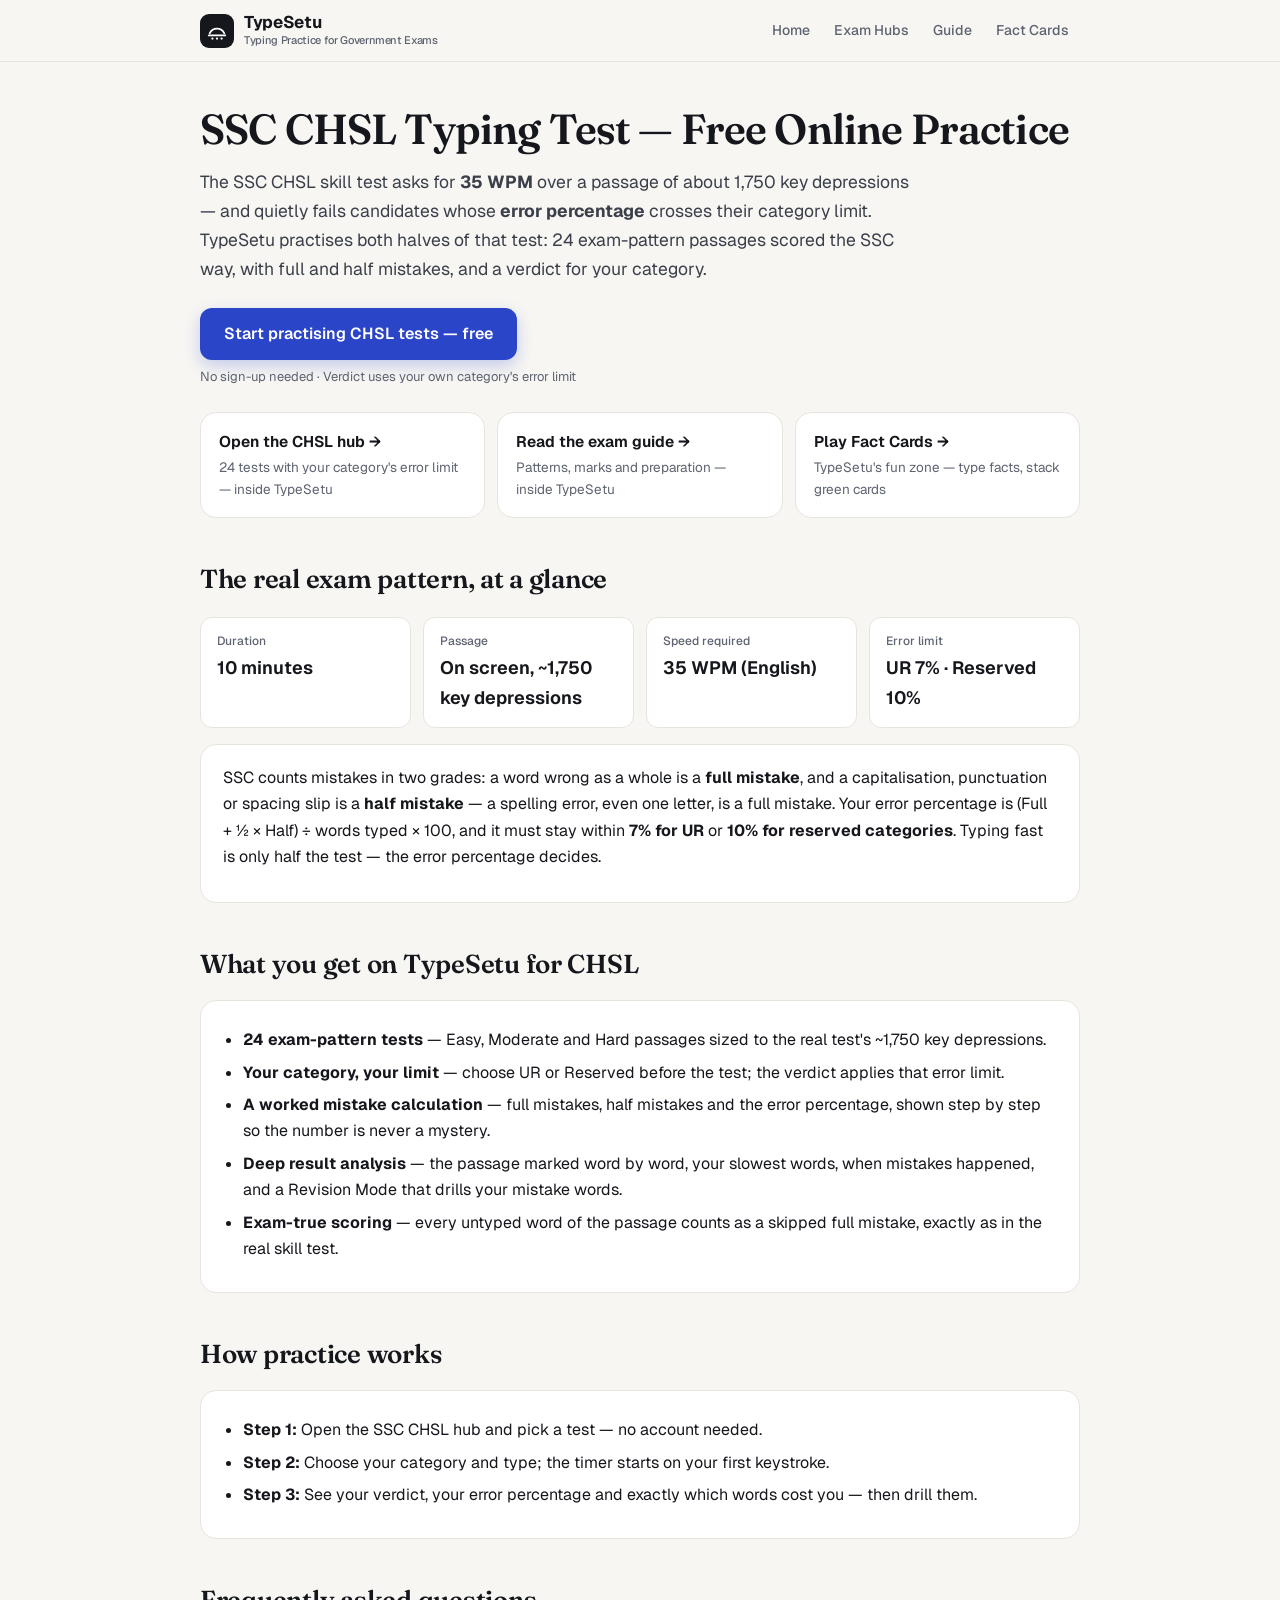
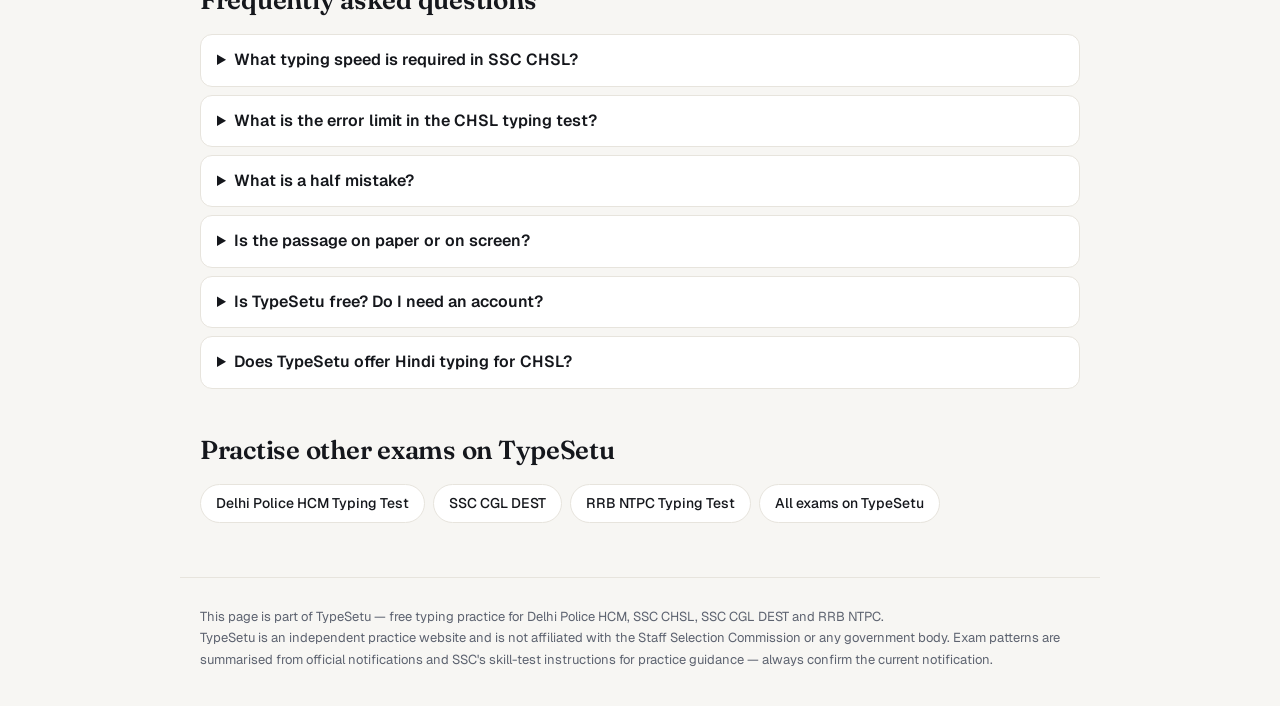
<file: ssc-chsl-typing-test/index.html>
<!DOCTYPE html>
<html lang="en">
<head>
<meta charset="UTF-8">
<meta name="viewport" content="width=device-width, initial-scale=1.0">
<title>SSC CHSL Typing Test Practice — Free Online Skill Test | TypeSetu</title>
<meta name="description" content="Free SSC CHSL typing skill test practice: 24 exam-pattern passages, 35 WPM target, UR 7% / reserved 10% error limits with full and half mistakes counted the SSC way, and a clear verdict.">
<link rel="canonical" href="https://sidd9380.github.io/typesetu/ssc-chsl-typing-test/">
<meta name="robots" content="index, follow">
<link rel="icon" href="data:image/svg+xml,%3Csvg xmlns='http://www.w3.org/2000/svg' viewBox='0 0 24 24'%3E%3Crect width='24' height='24' rx='5.5' fill='%2315171c'/%3E%3Cpath d='M4 14.5 C7.5 7.8 16.5 7.8 20 14.5' fill='none' stroke='white' stroke-width='1.9' stroke-linecap='round'/%3E%3Cpath d='M3 16.8 H21' stroke='white' stroke-width='1.9' stroke-linecap='round'/%3E%3Ccircle cx='7' cy='20.3' r='1.25' fill='white'/%3E%3Ccircle cx='12' cy='20.3' r='1.25' fill='white'/%3E%3Ccircle cx='17' cy='20.3' r='1.25' fill='white'/%3E%3C/svg%3E">
<meta property="og:type" content="website">
<meta property="og:site_name" content="TypeSetu">
<meta property="og:title" content="SSC CHSL Typing Test Practice — Free Online Skill Test | TypeSetu">
<meta property="og:description" content="24 exam-pattern CHSL passages with SSC's real scoring — full and half mistakes, 7% / 10% error limits, verdict by your category. Free, no sign-up needed.">
<meta property="og:url" content="https://sidd9380.github.io/typesetu/ssc-chsl-typing-test/">
<meta name="twitter:card" content="summary">
<script type="application/ld+json">
{"@context":"https://schema.org","@type":"FAQPage","mainEntity":[
{"@type":"Question","name":"What typing speed is required in the SSC CHSL skill test?","acceptedAnswer":{"@type":"Answer","text":"For English typing, the required speed is 35 words per minute, tested over a passage of about 1,750 key depressions in 10 minutes."}},
{"@type":"Question","name":"What is the error limit in the SSC CHSL typing test?","acceptedAnswer":{"@type":"Answer","text":"Your error percentage must stay within the permissible limit for your category: 7% for UR and 10% for reserved categories, calculated on full mistakes plus half of the half mistakes, over the words typed."}},
{"@type":"Question","name":"What is a half mistake in SSC typing tests?","acceptedAnswer":{"@type":"Answer","text":"A half mistake is a capitalisation, punctuation or spacing slip. A spelling error — even one letter — counts as a full mistake, as do skipped and extra words."}},
{"@type":"Question","name":"Is the SSC CHSL passage shown on screen or given on paper?","acceptedAnswer":{"@type":"Answer","text":"The passage is displayed on the computer screen, and you type it in the typing window within the given time."}},
{"@type":"Question","name":"Is TypeSetu free? Do I need an account to practise?","acceptedAnswer":{"@type":"Answer","text":"TypeSetu is completely free and you can practise without an account with no account. Creating a free account only adds progress sync across your devices."}}]}
</script>
<link rel="preconnect" href="https://fonts.googleapis.com">
<link rel="preconnect" href="https://fonts.gstatic.com" crossorigin>
<link href="https://fonts.googleapis.com/css2?family=Geist:wght@400;500;600;700&family=Fraunces:opsz,wght@9..144,600&display=swap" rel="stylesheet">
<style>
:root{--primary:#2b45c8;--primary-d:#2238a8;--primarySoft:#eaedfb;--ink:#15171c;--muted:#5d6370;--bg:#f7f6f3;--card:#ffffff;--surface2:#f2f1ed;--line:#e7e4dd;--lineStrong:#d7d3c9}
*{box-sizing:border-box;margin:0;padding:0}
body{font-family:"Geist",ui-sans-serif,system-ui,-apple-system,"Segoe UI",sans-serif;color:var(--ink);background:var(--bg);line-height:1.65;-webkit-font-smoothing:antialiased}
a{color:var(--primary);text-underline-offset:3px}
header{position:sticky;top:0;z-index:5;background:rgba(247,246,243,.85);-webkit-backdrop-filter:blur(12px);backdrop-filter:blur(12px);border-bottom:1px solid var(--line)}
.hwrap{max-width:920px;margin:0 auto;padding:12px 20px;display:flex;align-items:center;justify-content:space-between;gap:12px;flex-wrap:wrap}
.brand{display:flex;align-items:center;gap:10px;text-decoration:none;color:var(--ink)}
.logoTile{width:34px;height:34px;border-radius:9px;background:var(--ink);display:flex;align-items:center;justify-content:center;flex:0 0 auto}
.brandText{font-size:17px;font-weight:700;letter-spacing:-.02em;line-height:1.05;display:block}
.brandText small{display:block;font-size:11px;font-weight:500;color:var(--muted);margin-top:3px}
.nav{display:flex;gap:2px;flex-wrap:wrap}
.nav a{color:var(--muted);text-decoration:none;font-size:14px;font-weight:500;padding:7px 11px;border-radius:8px}
.nav a:hover{color:var(--ink);background:var(--surface2)}
main{max-width:920px;margin:0 auto;padding:44px 20px 10px}
h1{font-family:"Fraunces",Georgia,serif;font-size:42px;line-height:1.1;font-weight:600;letter-spacing:-.02em;margin-bottom:16px}
h2{font-family:"Fraunces",Georgia,serif;font-size:26px;font-weight:600;letter-spacing:-.01em;margin:40px 0 12px}
p{margin-bottom:12px}
.lead{font-size:17.5px;color:#3a3f4a;max-width:720px}
.cta{display:inline-block;background:var(--primary);color:#fff;text-decoration:none;font-weight:600;font-size:16px;padding:13px 24px;border-radius:12px;margin:12px 0 6px;box-shadow:0 6px 16px rgba(43,69,200,.24)}
.cta:hover{background:var(--primary-d)}
.freenote{font-size:13px;color:var(--muted)}
.shortcuts{display:grid;grid-template-columns:repeat(auto-fit,minmax(200px,1fr));gap:12px;margin:24px 0 4px}
.shortcut{background:var(--card);border:1px solid var(--line);border-radius:16px;padding:16px 18px;text-decoration:none;color:var(--ink);display:block;transition:border-color .15s,box-shadow .2s}
.shortcut:hover{border-color:var(--lineStrong);box-shadow:0 1px 2px rgba(20,22,28,.04),0 2px 8px rgba(20,22,28,.05)}
.shortcut .t{font-weight:650;font-size:15.5px;color:var(--ink)}
.shortcut .d{font-size:13.5px;color:var(--muted);margin-top:2px}
.grid{display:grid;grid-template-columns:repeat(auto-fit,minmax(190px,1fr));gap:12px;margin:16px 0}
.tile{background:var(--card);border:1px solid var(--line);border-radius:12px;padding:14px 16px}
.tile .k{font-size:12px;font-weight:500;color:var(--muted)}
.tile .v{font-size:18px;font-weight:650;margin-top:2px}
.card{background:var(--card);border:1px solid var(--line);border-radius:16px;padding:20px 22px;margin:14px 0}
ul{margin:6px 0 10px 20px}
li{margin-bottom:6px}
details{border:1px solid var(--line);border-radius:12px;background:var(--card);padding:12px 16px;margin-bottom:8px}
details[open]{background:var(--surface2)}
summary{font-weight:600;cursor:pointer}
details p{margin:8px 0 2px}
.others{display:flex;gap:8px;flex-wrap:wrap;margin:10px 0 4px}
.others a{background:var(--card);border:1px solid var(--line);border-radius:999px;padding:7px 15px;text-decoration:none;font-weight:500;font-size:14px;color:var(--ink)}
.others a:hover{border-color:var(--lineStrong);background:var(--surface2)}
footer{max-width:920px;margin:0 auto;padding:28px 20px 36px;color:var(--muted);font-size:13px;border-top:1px solid var(--line);margin-top:40px}
@media(max-width:600px){h1{font-size:32px}main{padding-top:28px}}
</style>
</head>
<body>
<header><div class="hwrap">
<a class="brand" href="https://sidd9380.github.io/typesetu/"><span class="logoTile" aria-hidden="true"><svg width="22" height="22" viewBox="0 0 24 24" fill="none" aria-hidden="true"><path d="M4 14.5 C7.5 7.8 16.5 7.8 20 14.5" stroke="#fff" stroke-width="1.9" stroke-linecap="round"/><path d="M3 16.8 H21" stroke="#fff" stroke-width="1.9" stroke-linecap="round"/><circle cx="7" cy="20.3" r="1.25" fill="#fff"/><circle cx="12" cy="20.3" r="1.25" fill="#fff"/><circle cx="17" cy="20.3" r="1.25" fill="#fff"/></svg></span><span class="brandText">TypeSetu<small>Typing Practice for Government Exams</small></span></a>
<nav class="nav"><a href="https://sidd9380.github.io/typesetu/">Home</a><a href="https://sidd9380.github.io/typesetu/#/hubs">Exam Hubs</a><a href="https://sidd9380.github.io/typesetu/#/guide">Guide</a><a href="https://sidd9380.github.io/typesetu/#/factcards">Fact Cards</a></nav>
</div></header>
<main>
<h1>SSC CHSL Typing Test — Free Online Practice</h1>
<p class="lead">The SSC CHSL skill test asks for <strong>35 WPM</strong> over a passage of about 1,750 key depressions — and quietly fails candidates whose <strong>error percentage</strong> crosses their category limit. TypeSetu practises both halves of that test: 24 exam-pattern passages scored the SSC way, with full and half mistakes, and a verdict for your category.</p>
<a class="cta" href="https://sidd9380.github.io/typesetu/#/hubs">Start practising CHSL tests — free</a>
<div class="freenote">No sign-up needed · Verdict uses your own category's error limit</div>

<div class="shortcuts">
<a class="shortcut" href="https://sidd9380.github.io/typesetu/#/hubs"><div class="t">Open the CHSL hub →</div><div class="d">24 tests with your category's error limit — inside TypeSetu</div></a>
<a class="shortcut" href="https://sidd9380.github.io/typesetu/#/guide"><div class="t">Read the exam guide →</div><div class="d">Patterns, marks and preparation — inside TypeSetu</div></a>
<a class="shortcut" href="https://sidd9380.github.io/typesetu/#/factcards"><div class="t">Play Fact Cards →</div><div class="d">TypeSetu's fun zone — type facts, stack green cards</div></a>
</div>

<h2>The real exam pattern, at a glance</h2>
<div class="grid">
<div class="tile"><div class="k">Duration</div><div class="v">10 minutes</div></div>
<div class="tile"><div class="k">Passage</div><div class="v">On screen, ~1,750 key depressions</div></div>
<div class="tile"><div class="k">Speed required</div><div class="v">35 WPM (English)</div></div>
<div class="tile"><div class="k">Error limit</div><div class="v">UR 7% · Reserved 10%</div></div>
</div>
<div class="card">
<p>SSC counts mistakes in two grades: a word wrong as a whole is a <strong>full mistake</strong>, and a capitalisation, punctuation or spacing slip is a <strong>half mistake</strong> — a spelling error, even one letter, is a full mistake. Your error percentage is (Full + ½ × Half) ÷ words typed × 100, and it must stay within <strong>7% for UR</strong> or <strong>10% for reserved categories</strong>. Typing fast is only half the test — the error percentage decides.</p>
</div>

<h2>What you get on TypeSetu for CHSL</h2>
<div class="card">
<ul>
<li><strong>24 exam-pattern tests</strong> — Easy, Moderate and Hard passages sized to the real test's ~1,750 key depressions.</li>
<li><strong>Your category, your limit</strong> — choose UR or Reserved before the test; the verdict applies that error limit.</li>
<li><strong>A worked mistake calculation</strong> — full mistakes, half mistakes and the error percentage, shown step by step so the number is never a mystery.</li>
<li><strong>Deep result analysis</strong> — the passage marked word by word, your slowest words, when mistakes happened, and a Revision Mode that drills your mistake words.</li>
<li><strong>Exam-true scoring</strong> — every untyped word of the passage counts as a skipped full mistake, exactly as in the real skill test.</li>
</ul>
</div>

<h2>How practice works</h2>
<div class="card">
<ul>
<li><strong>Step 1:</strong> Open the SSC CHSL hub and pick a test — no account needed.</li>
<li><strong>Step 2:</strong> Choose your category and type; the timer starts on your first keystroke.</li>
<li><strong>Step 3:</strong> See your verdict, your error percentage and exactly which words cost you — then drill them.</li>
</ul>
</div>

<h2>Frequently asked questions</h2>
<details><summary>What typing speed is required in SSC CHSL?</summary><p>35 WPM in English, over a passage of about 1,750 key depressions in 10 minutes.</p></details>
<details><summary>What is the error limit in the CHSL typing test?</summary><p>7% for UR and 10% for reserved categories — calculated as (full mistakes + half of half mistakes) ÷ words typed.</p></details>
<details><summary>What is a half mistake?</summary><p>A capitalisation, punctuation or spacing slip. A spelling error — even a single letter — is a full mistake, as are skipped and extra words.</p></details>
<details><summary>Is the passage on paper or on screen?</summary><p>On screen — the passage is displayed and you type it in the window below.</p></details>
<details><summary>Is TypeSetu free? Do I need an account?</summary><p>Completely free, and you can practise without an account. A free account only syncs your progress across devices.</p></details>
<details><summary>Does TypeSetu offer Hindi typing for CHSL?</summary><p>TypeSetu currently offers English typing practice only.</p></details>

<h2>Practise other exams on TypeSetu</h2>
<div class="others">
<a href="https://sidd9380.github.io/typesetu/delhi-police-hcm-typing-test/">Delhi Police HCM Typing Test</a>
<a href="https://sidd9380.github.io/typesetu/ssc-cgl-typing-test/">SSC CGL DEST</a>
<a href="https://sidd9380.github.io/typesetu/rrb-ntpc-typing-test/">RRB NTPC Typing Test</a>
<a href="https://sidd9380.github.io/typesetu/">All exams on TypeSetu</a>
</div>
</main>
<footer>This page is part of TypeSetu — free typing practice for Delhi Police HCM, SSC CHSL, SSC CGL DEST and RRB NTPC.<br>TypeSetu is an independent practice website and is not affiliated with the Staff Selection Commission or any government body. Exam patterns are summarised from official notifications and SSC's skill-test instructions for practice guidance — always confirm the current notification.</footer>
</body>
</html>
</file>
